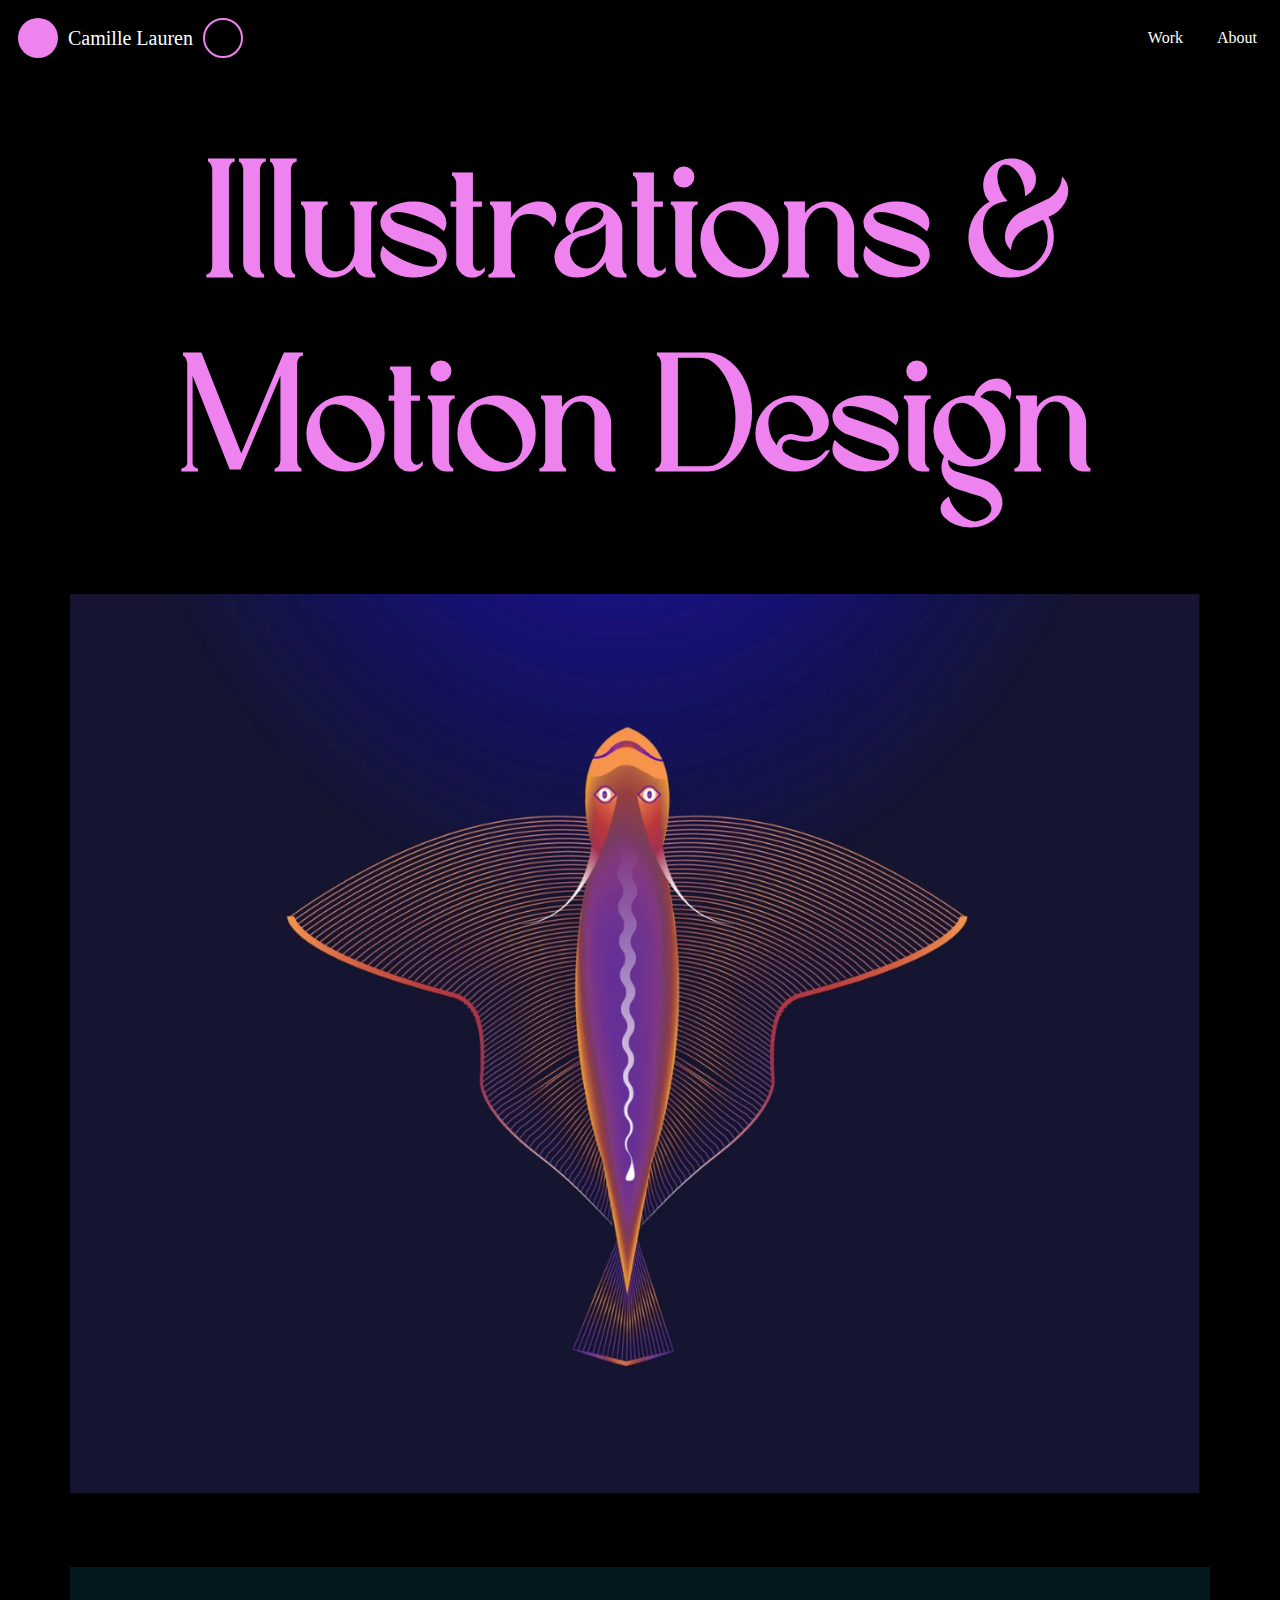
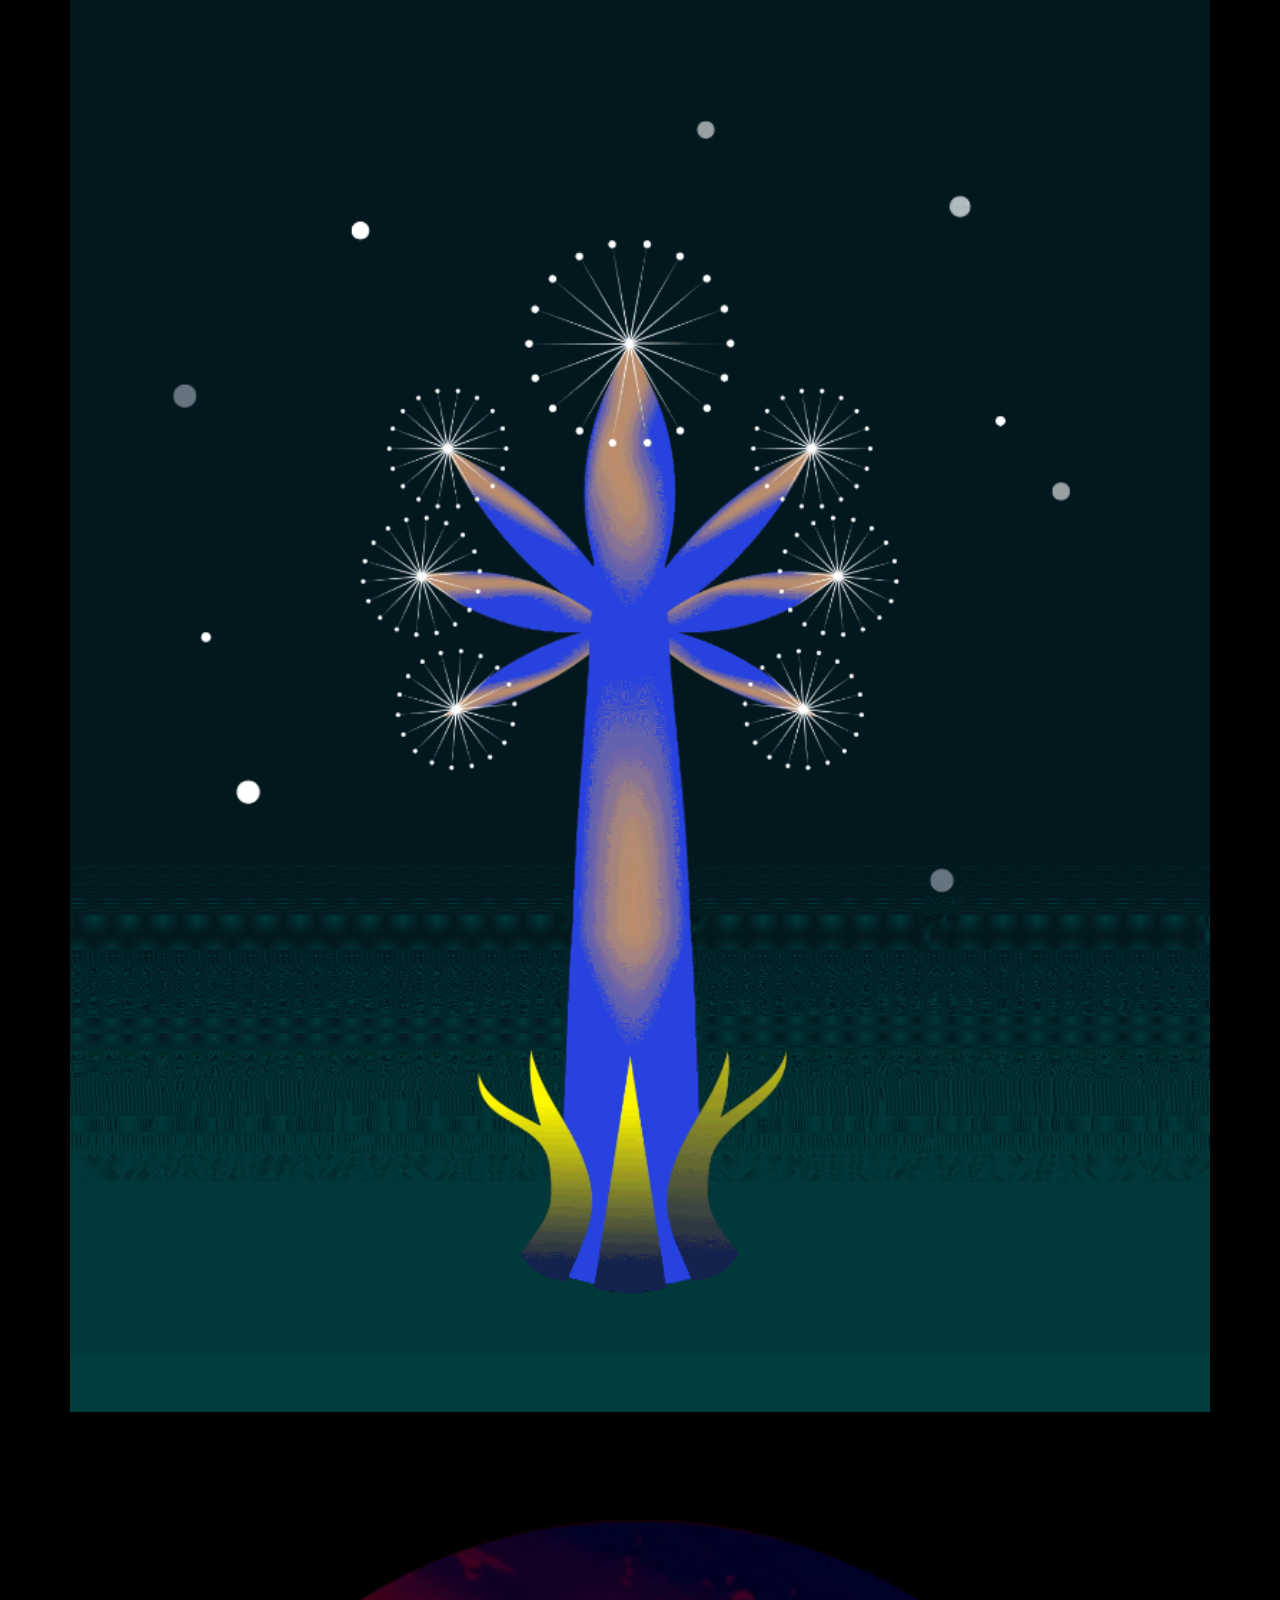
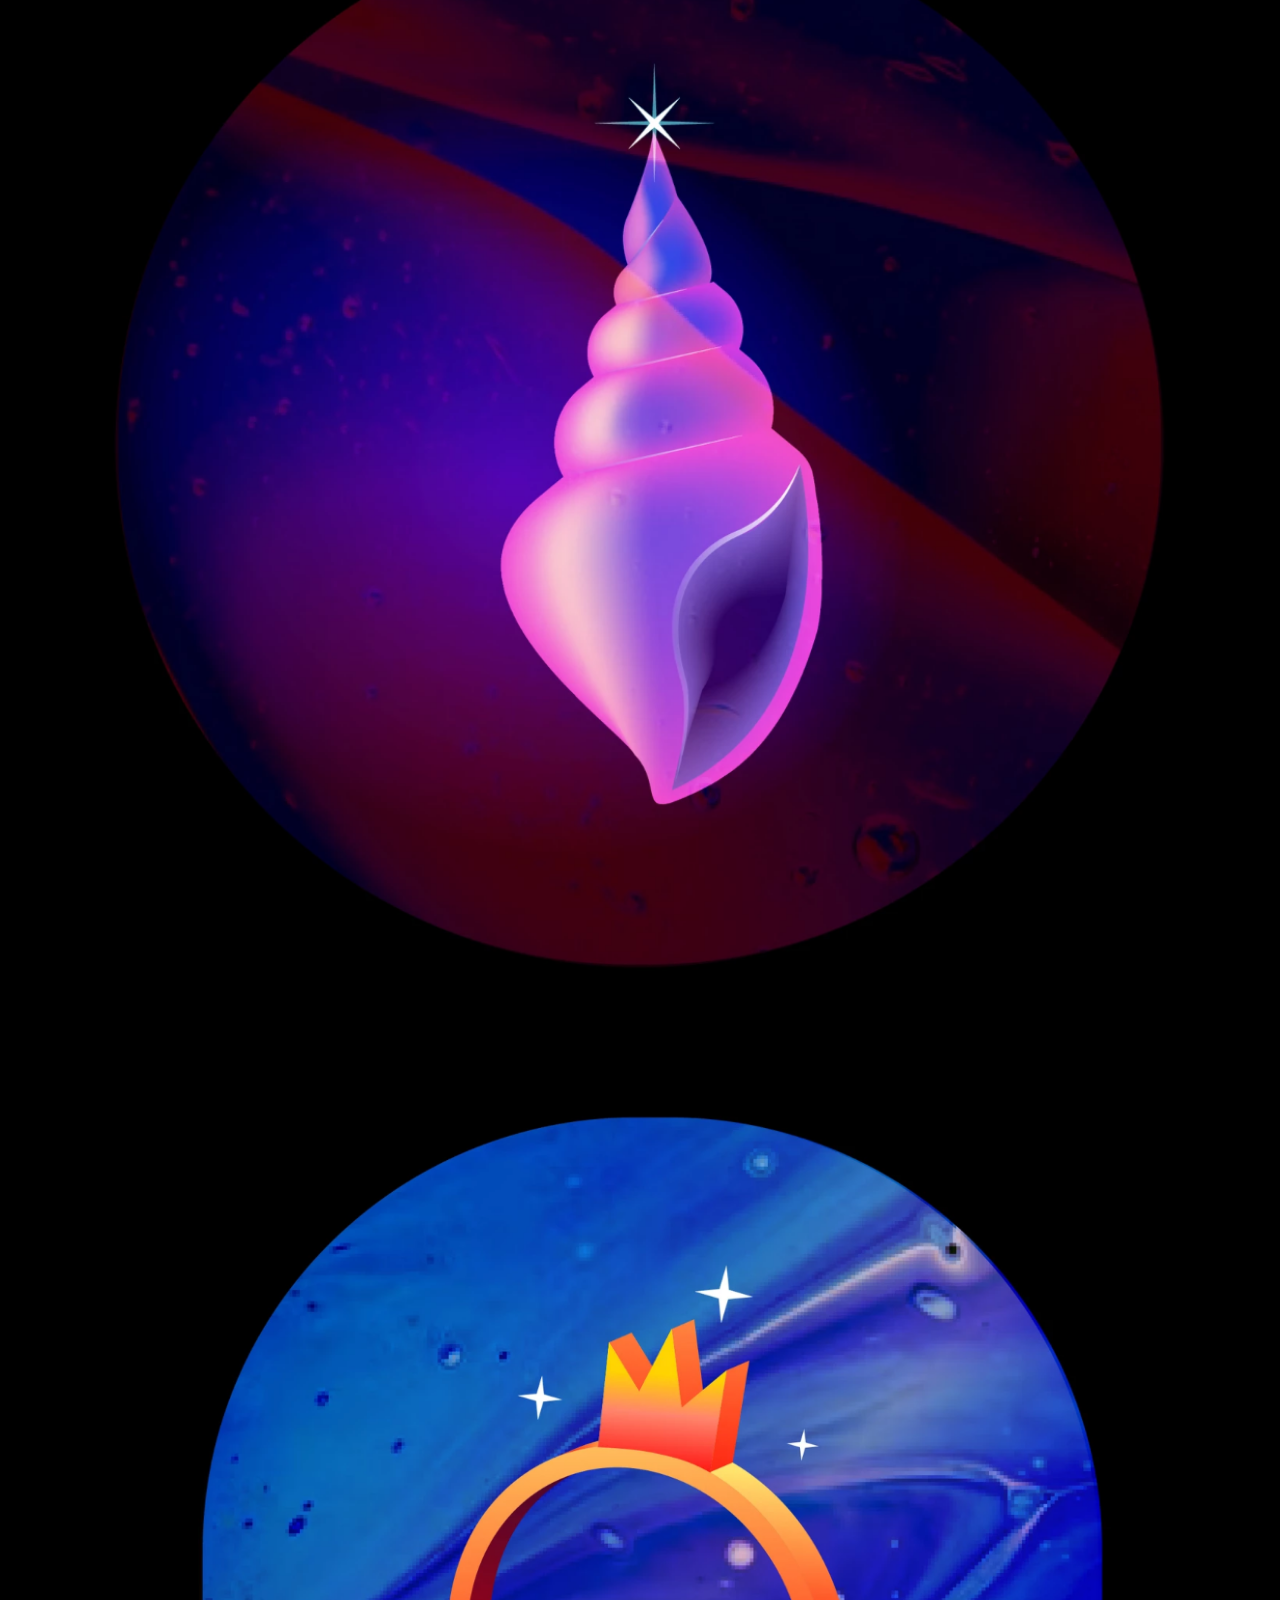
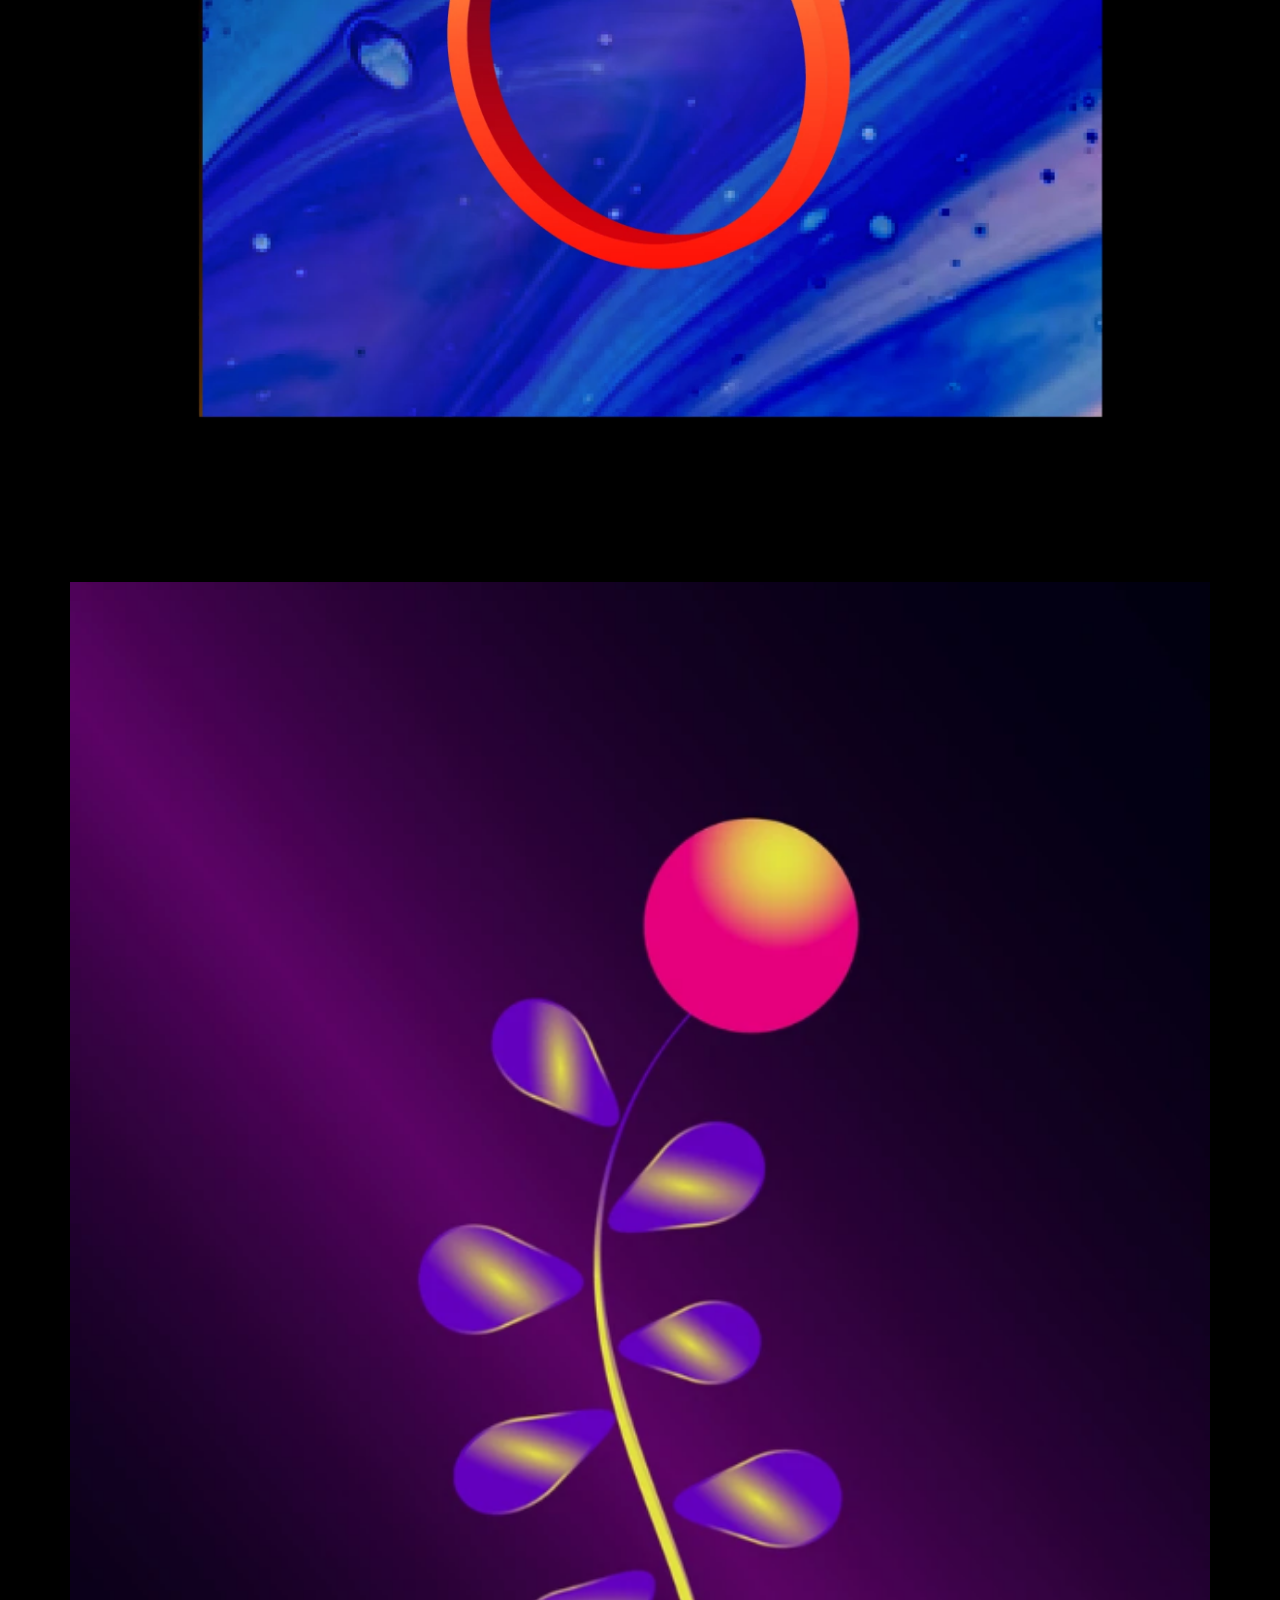
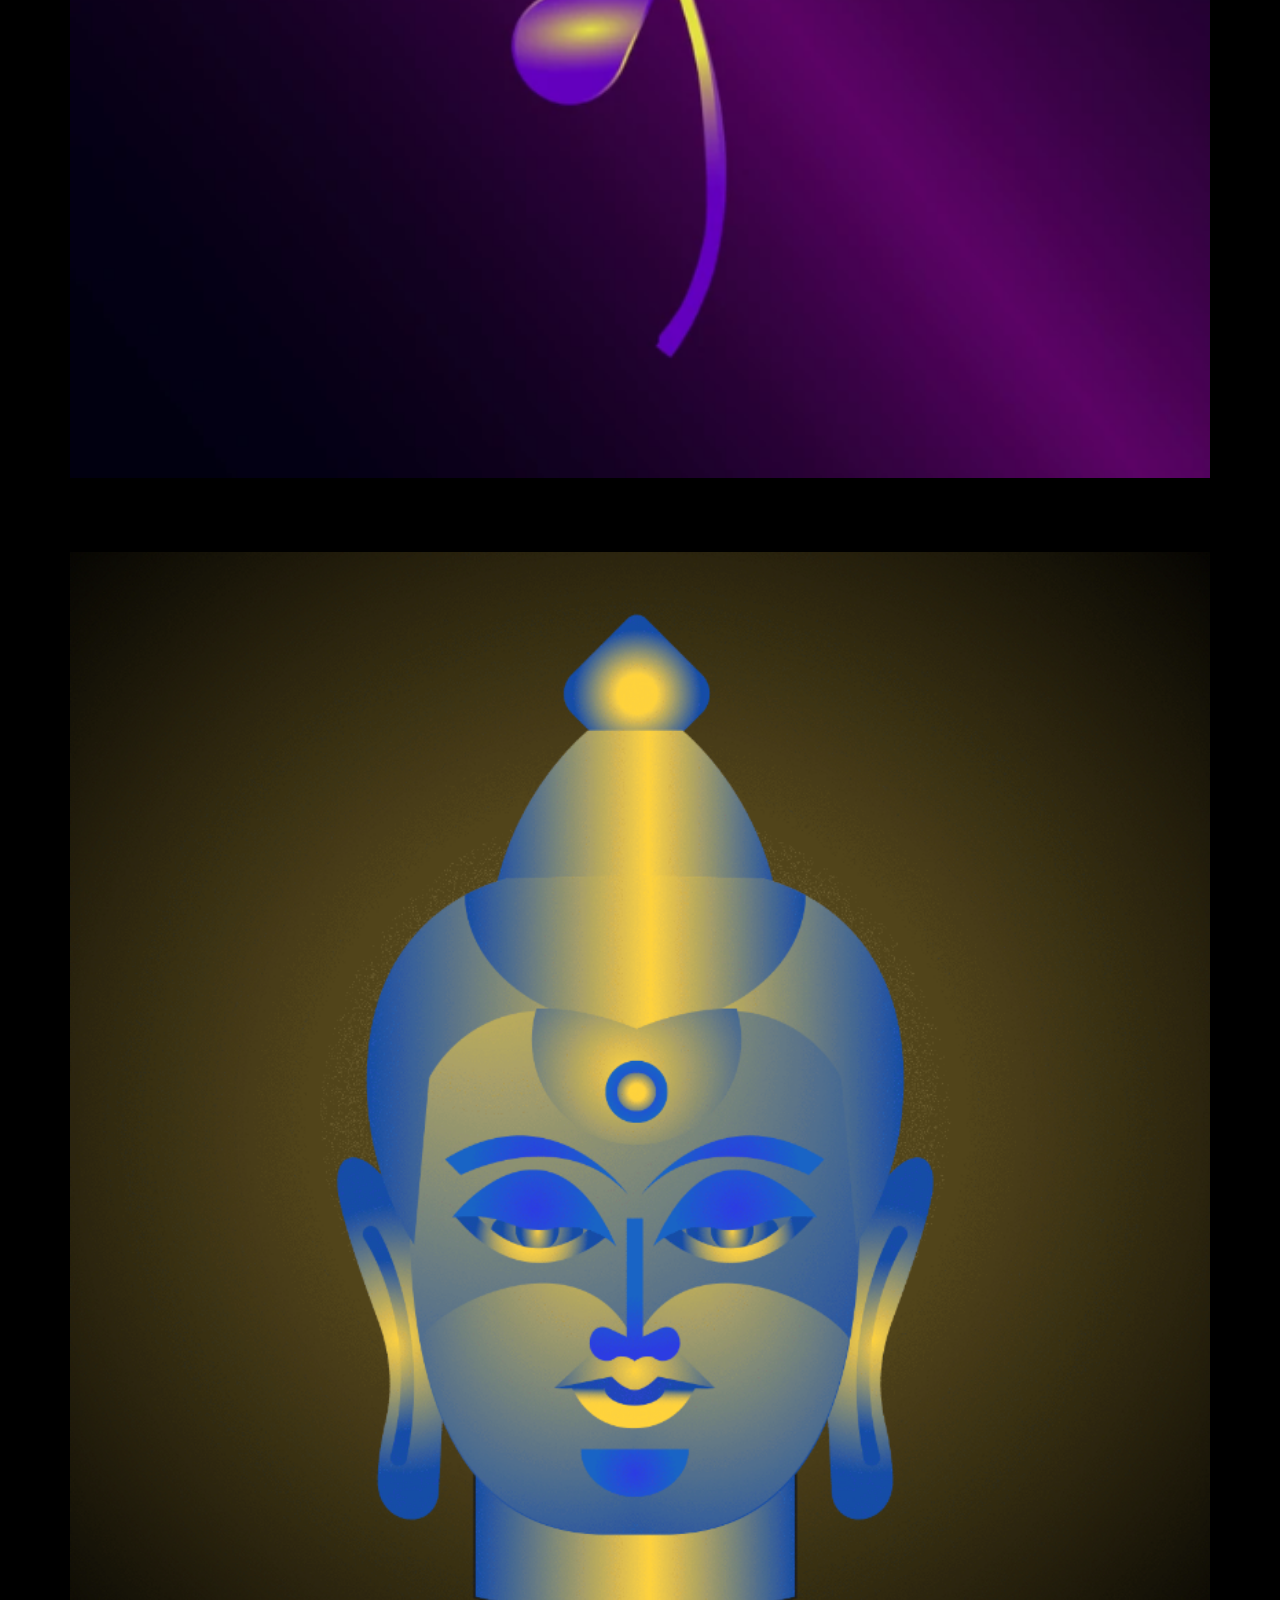
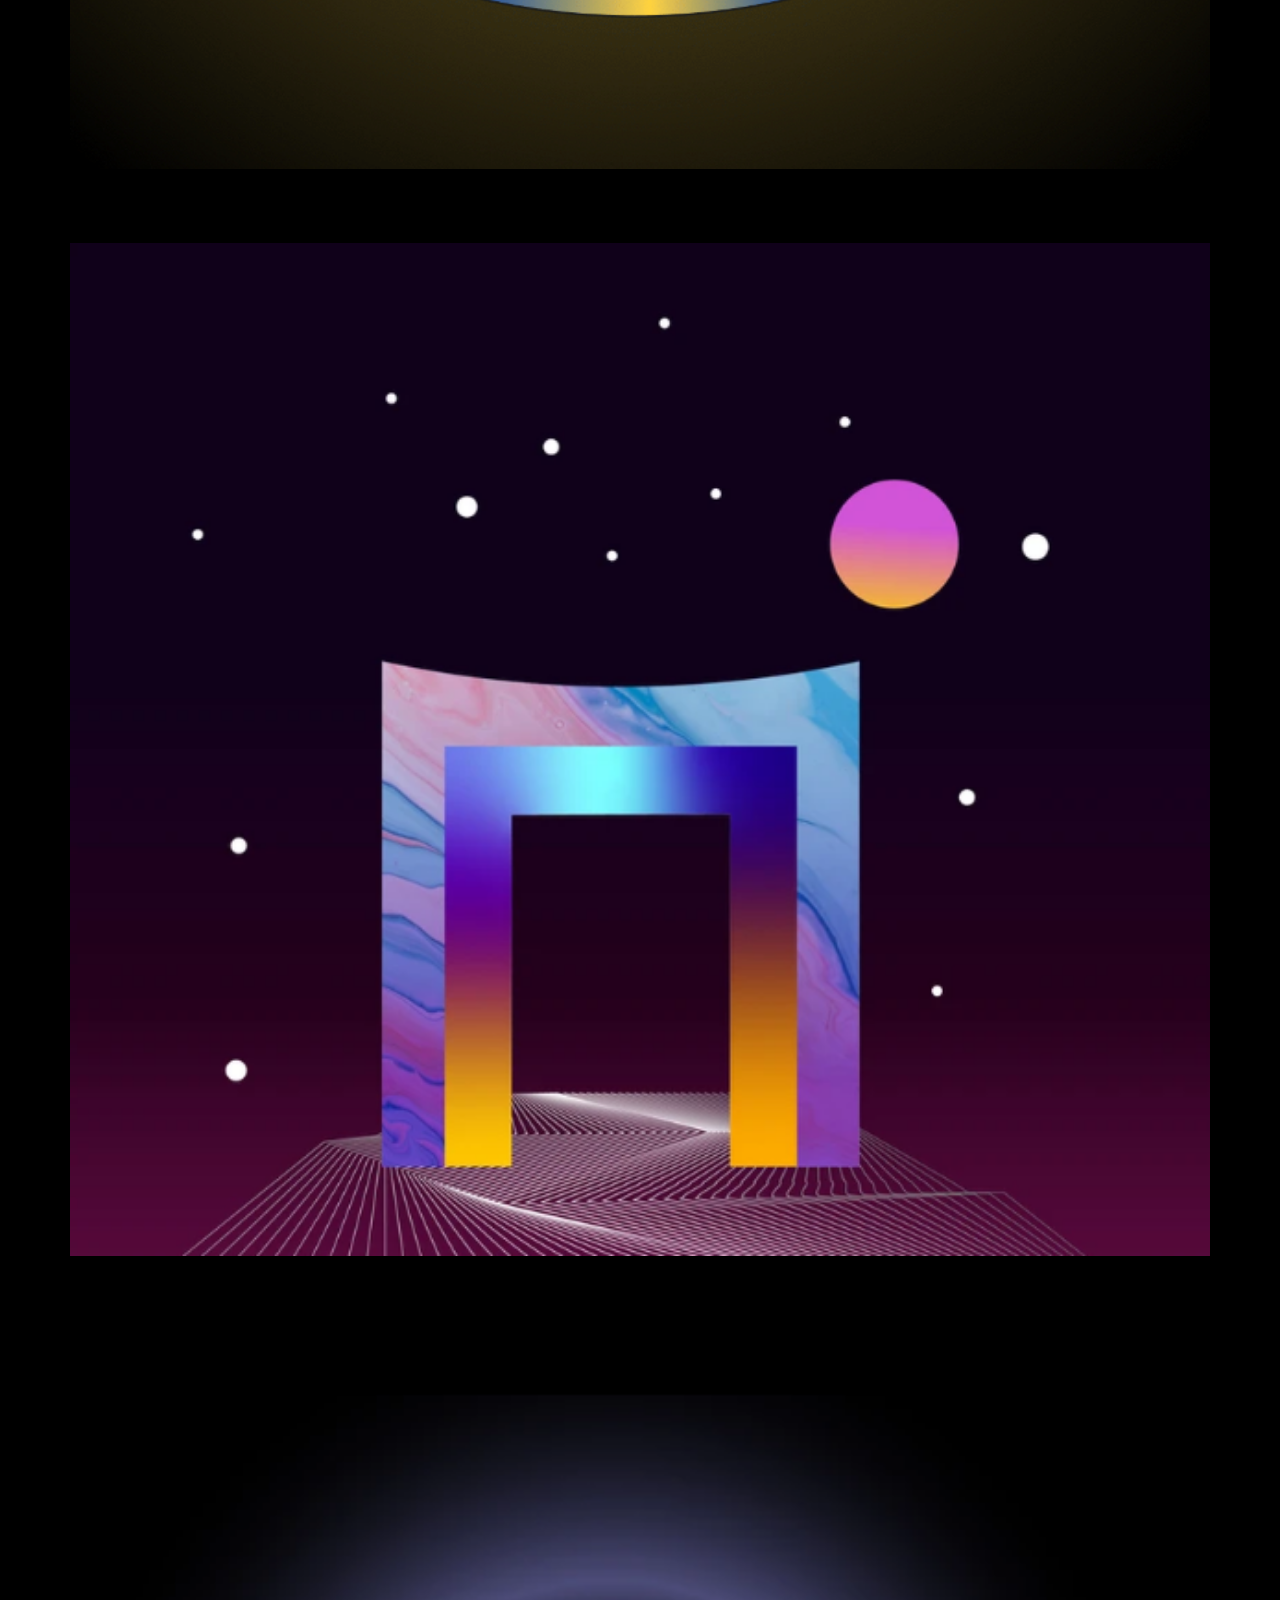
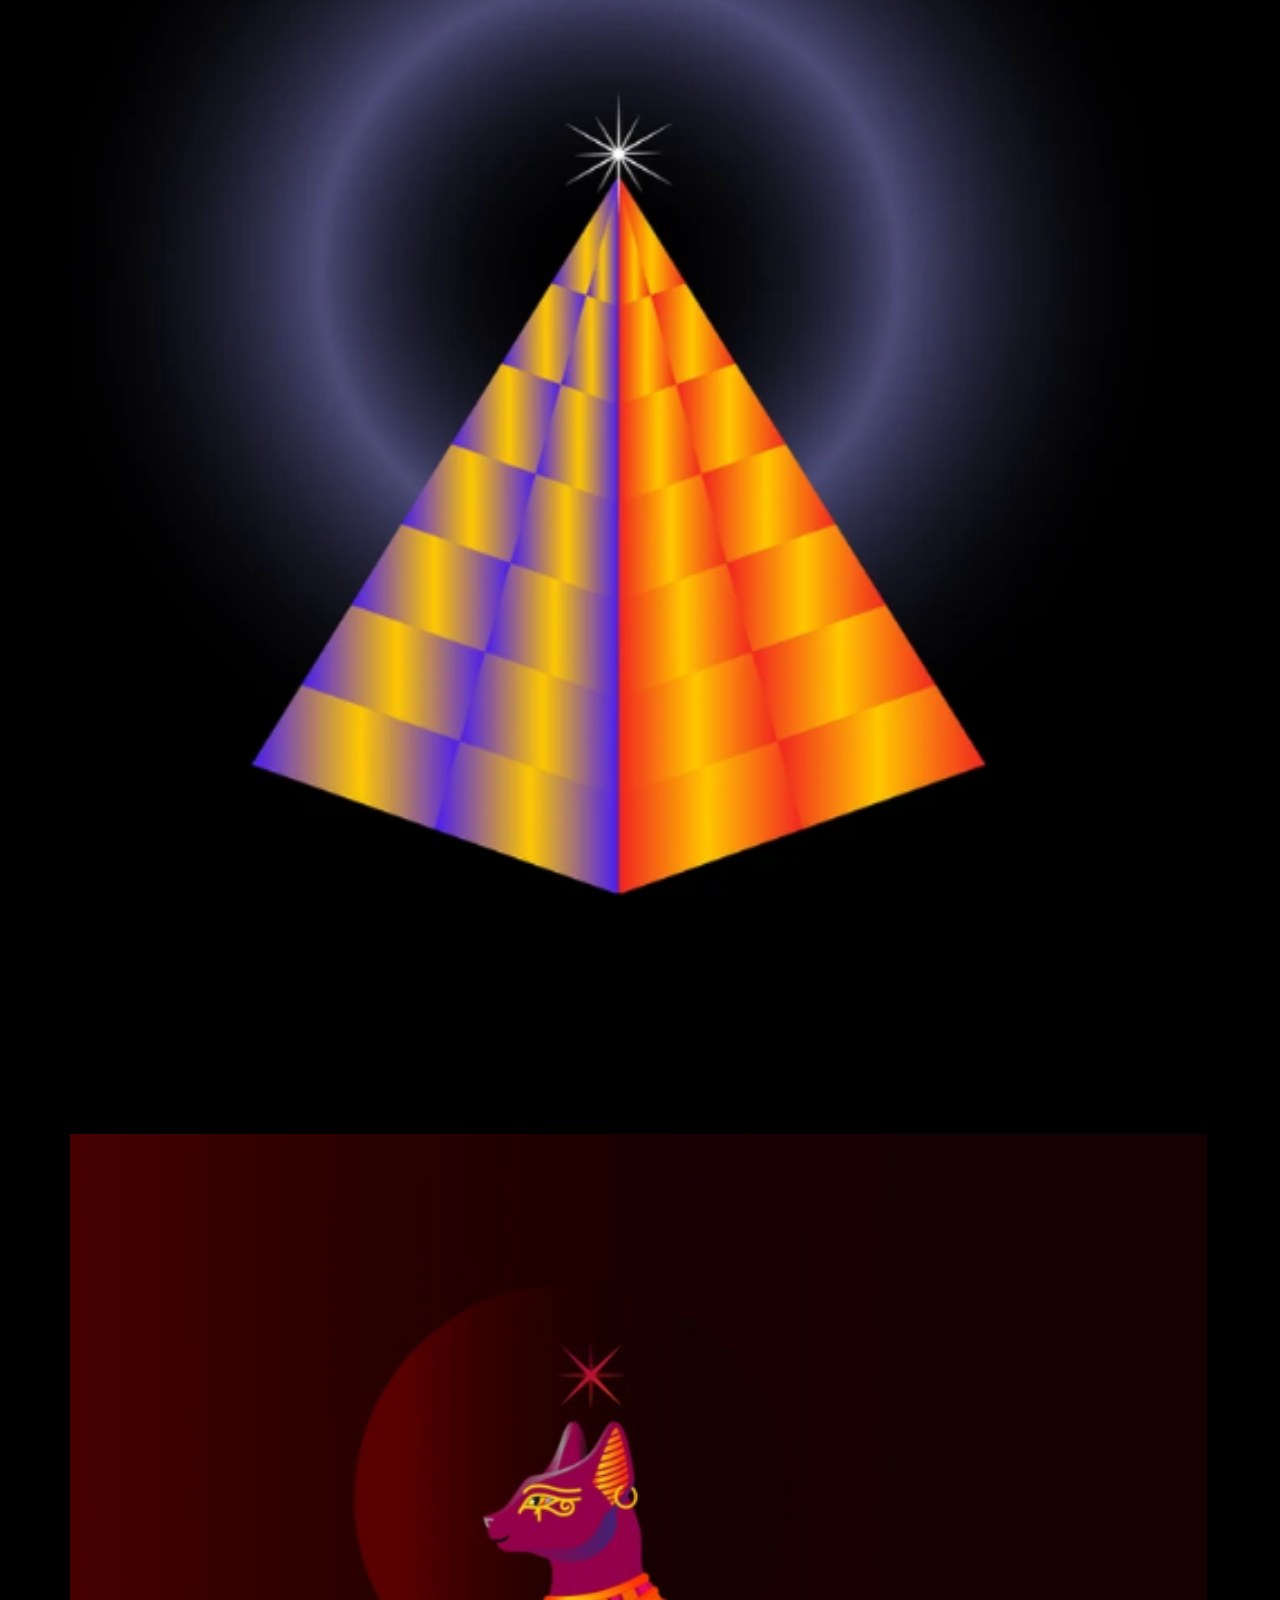
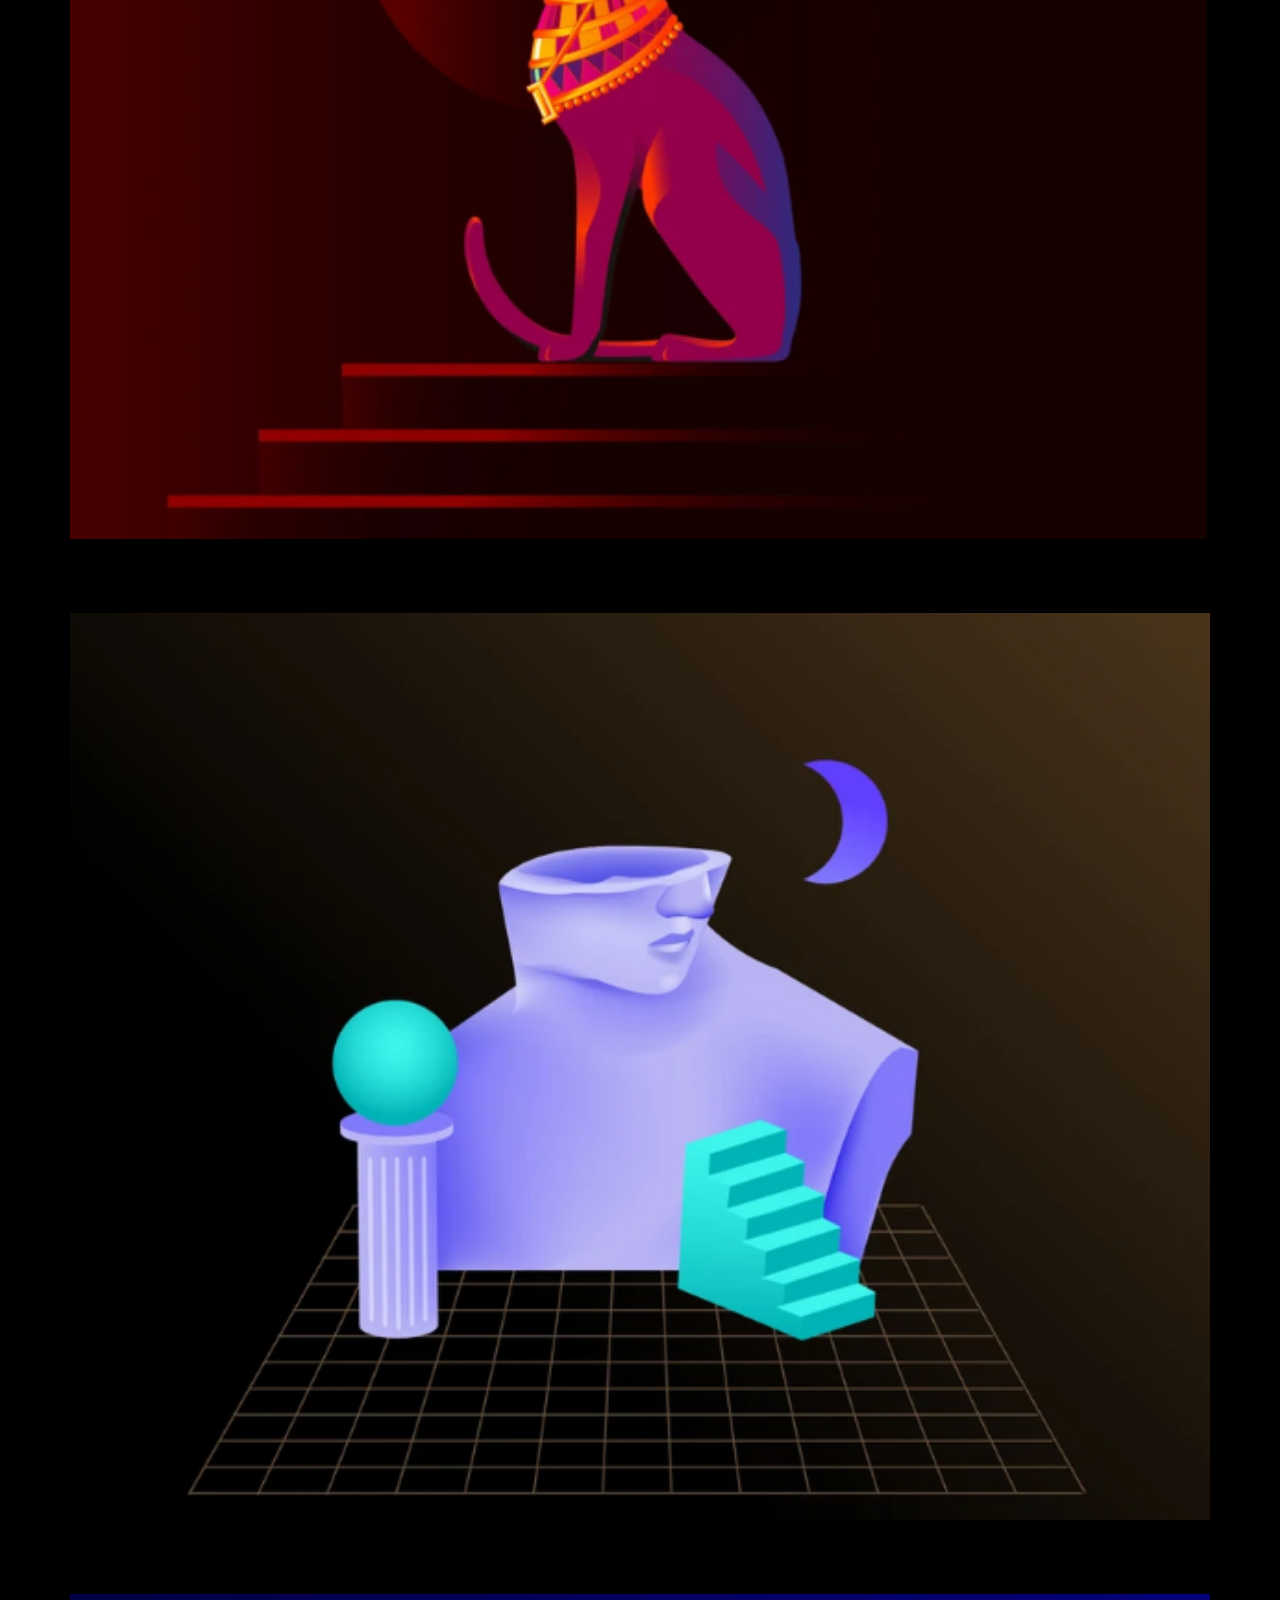
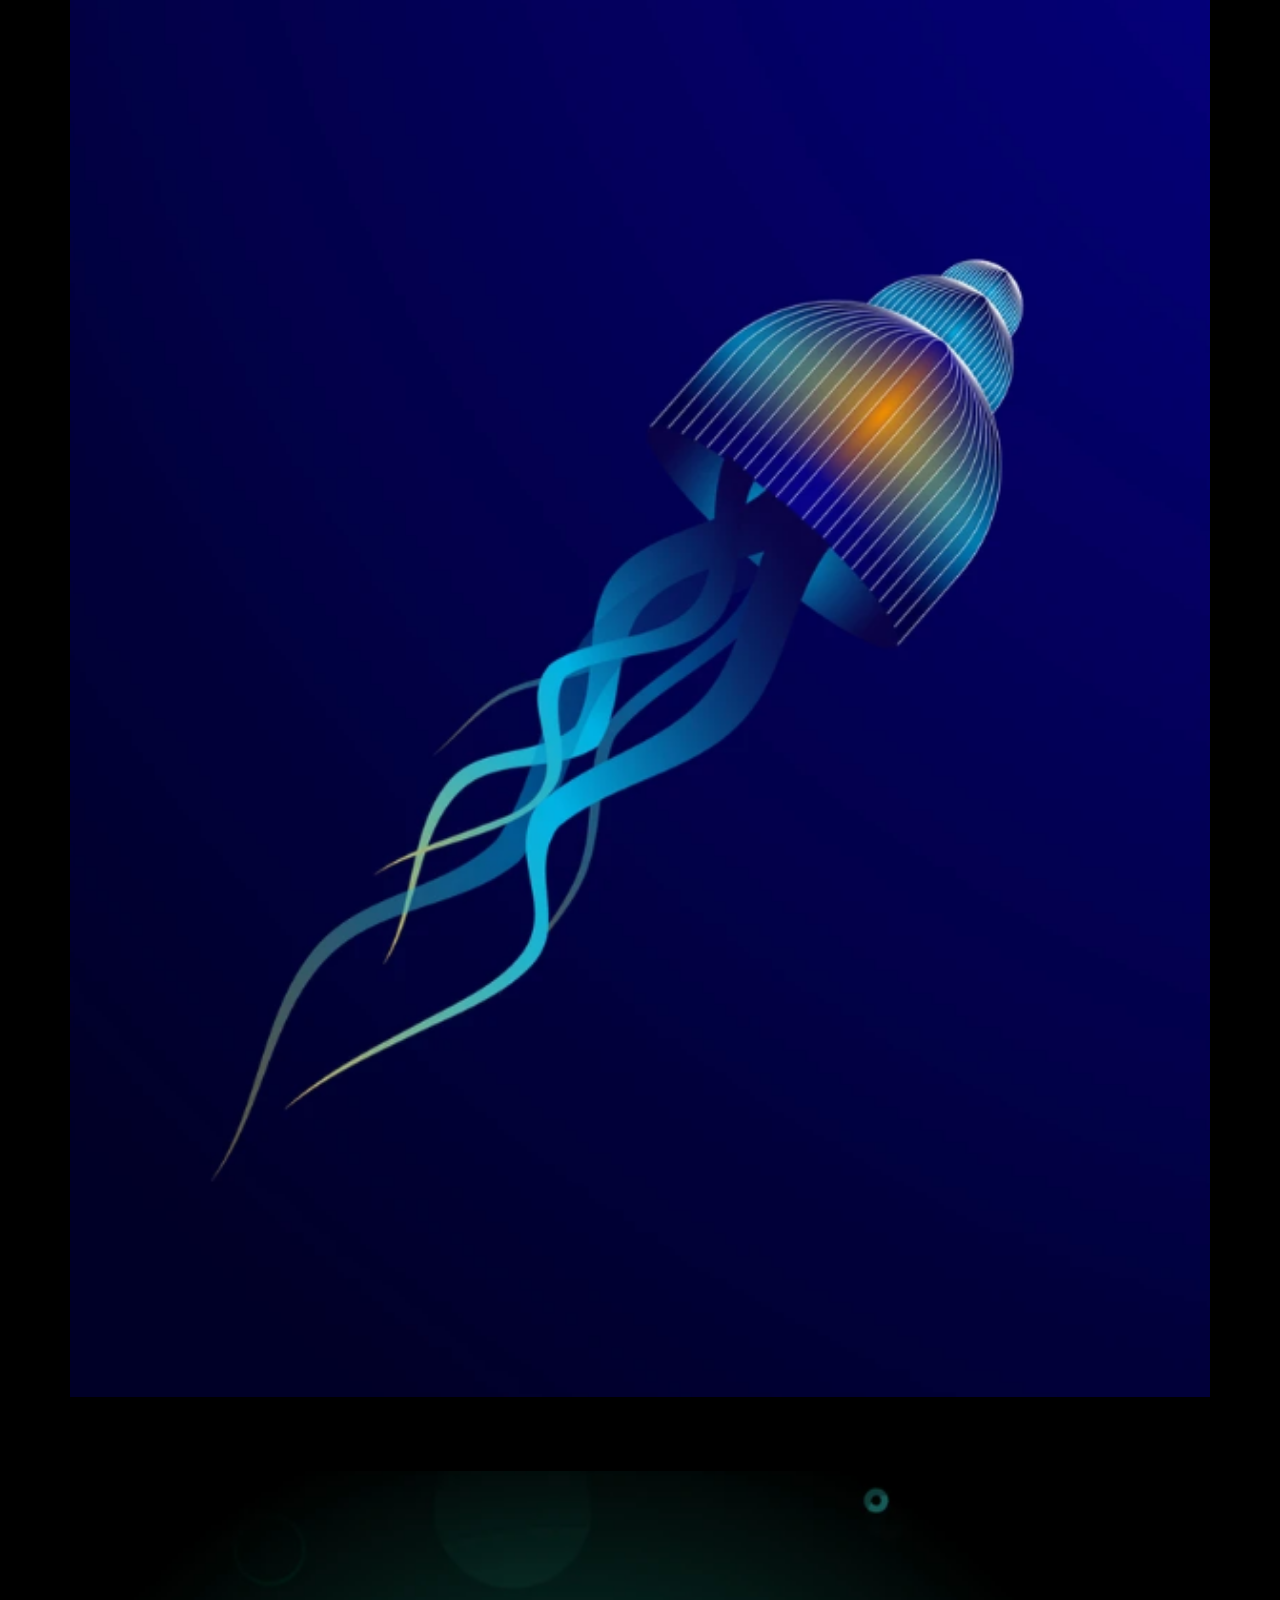
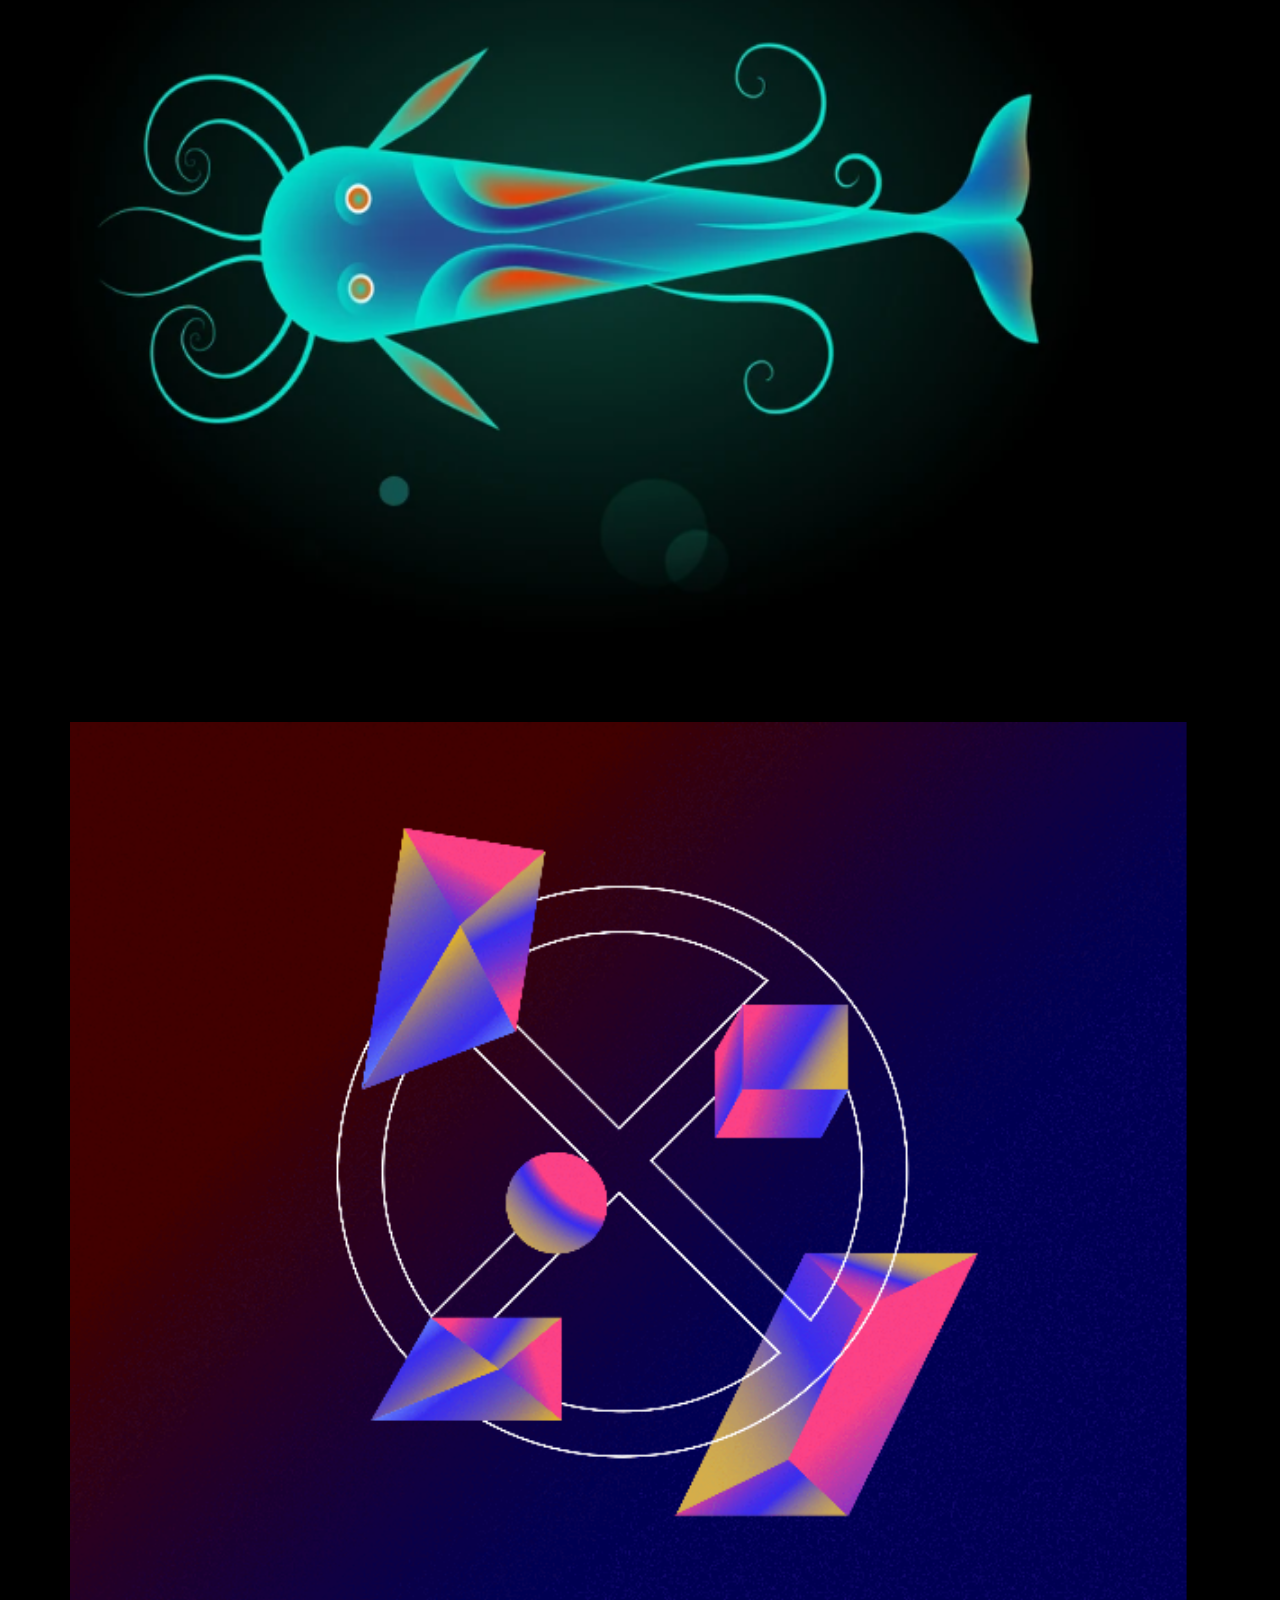
<file: index.html>
<!DOCTYPE html>
<html lang="en">

<head>
    <meta charset="UTF-8">
    <meta http-equiv="X-UA-Compatible" content="IE=edge">
    <meta name="viewport" content="width=device-width, initial-scale=1.0">
    <title>Illustrations</title>
    <!-- CSS only -->
    <link href="https://cdn.jsdelivr.net/npm/bootstrap@5.2.2/dist/css/bootstrap.min.css" rel="stylesheet"
        integrity="sha384-Zenh87qX5JnK2Jl0vWa8Ck2rdkQ2Bzep5IDxbcnCeuOxjzrPF/et3URy9Bv1WTRi" crossorigin="anonymous">
    <!-- JavaScript Bundle with Popper -->
    <script src="https://cdn.jsdelivr.net/npm/bootstrap@5.2.2/dist/js/bootstrap.bundle.min.js"
        integrity="sha384-OERcA2EqjJCMA+/3y+gxIOqMEjwtxJY7qPCqsdltbNJuaOe923+mo//f6V8Qbsw3"
        crossorigin="anonymous"></script>
    <link rel="stylesheet" href="css/global.css">
    <link rel="stylesheet" href="css/style.css">
    <link rel="stylesheet" href="https://cdnjs.cloudflare.com/ajax/libs/font-awesome/6.5.1/css/all.css">
</head>

<body>
    <!-- <HEADER STARTS> -->
    <header>
        <div class="container">
            <div class="item logo">
                <div class="circle"></div>
                <div> Camille Lauren </div>
                <div class="circleb"></div>
            </div>
            <div class="item menu">

                <input type="checkbox" id="openMenu">
                <nav>
                    <ul>
                        <li><a href="index.html">Work</a></li>
                        <li><a href="about.html">About</a></li>

                    </ul>
                </nav>
                <div class="lines">
                    <div class="line"></div>
                    <div class="line"></div>
                    <div class="line"></div>
                </div>
            </div>
        </div>
    </header>
    <!-- <HEADER END> -->
    <!-- <MAIN STARTS> -->

    <main>
        <section class="headline">
            <div class="row">
                <div class="item">
                    <h1>Illustrations & Motion Design</h1>
                </div>
            </div>
        </section>
        <section class="gallery">
            <div class="row">
                <div class="col-12 col-md-4">
                    <div class="item">
                        <div class="image"><img src="images/dzuk.png" alt=""></div>
                    </div>
                </div>
                <div class="col-12 col-md-4">
                    <div class="item">
                        <div class="image "><img src="images/push.png" alt=""></div>
                    </div>
                </div>
                <div class="col-12 col-md-4">
                    <div class="item">
                        <div class="image"><img src="images/xxunj.png" alt=""></div>
                    </div>
                </div>


                <div class="col-12 col-md-4">
                    <div class="item">
                        <div class="image"><img src="images/ring.png" alt=""></div>
                    </div>
                </div>
                <div class="col-12 col-md-4">
                    <div class="item">
                        <div class="image "><img src="images/caxik.png" alt=""></div>
                    </div>
                </div>
                <div class="col-12 col-md-4">
                    <div class="item">
                        <div class="image"><img src="images/budda.png" alt=""></div>
                    </div>
                </div>

                <div class="col-12 col-md-4">
                    <div class="item">
                        <div class="image"><img src="images/kamar.png" alt=""></div>
                    </div>
                </div>
                <div class="col-12 col-md-4">
                    <div class="item">
                        <div class="image "><img src="images/burg.png" alt=""></div>
                    </div>
                </div>
                <div class="col-12 col-md-4">
                    <div class="item">
                        <div class="image"><img src="images/piso.png" alt=""></div>
                    </div>
                </div>

                <div class="col-12 col-md-4">
                    <div class="item">
                        <div class="image"><img src="images/kisandri.png" alt=""></div>
                    </div>
                </div>
                <div class="col-12 col-md-4">
                    <div class="item">
                        <div class="image"><img src="images/medzua.png" alt=""></div>
                    </div>
                </div>
                <div class="col-12 col-md-4">
                    <div class="item">
                        <div class="image"><img src="images/rak.png" alt=""></div>
                    </div>
                </div>


                <div class="col-12 col-md-4">
                    <div class="item">
                        <div class="image"><img src="images/tarer.png" alt=""></div>
                    </div>
                </div>
                <div class="col-12 col-md-4">
                    <div class="item">
                        <div class="image"><img src="images/achq.png" alt=""></div>
                    </div>
                </div>
                <div class="col-12 col-md-4">
                    <div class="item">
                        <div class="image"><img src="images/dzerqer.png" alt=""></div>
                    </div>
                </div>

            </div>
        </section>
    </main>

</body>

</html>
</file>
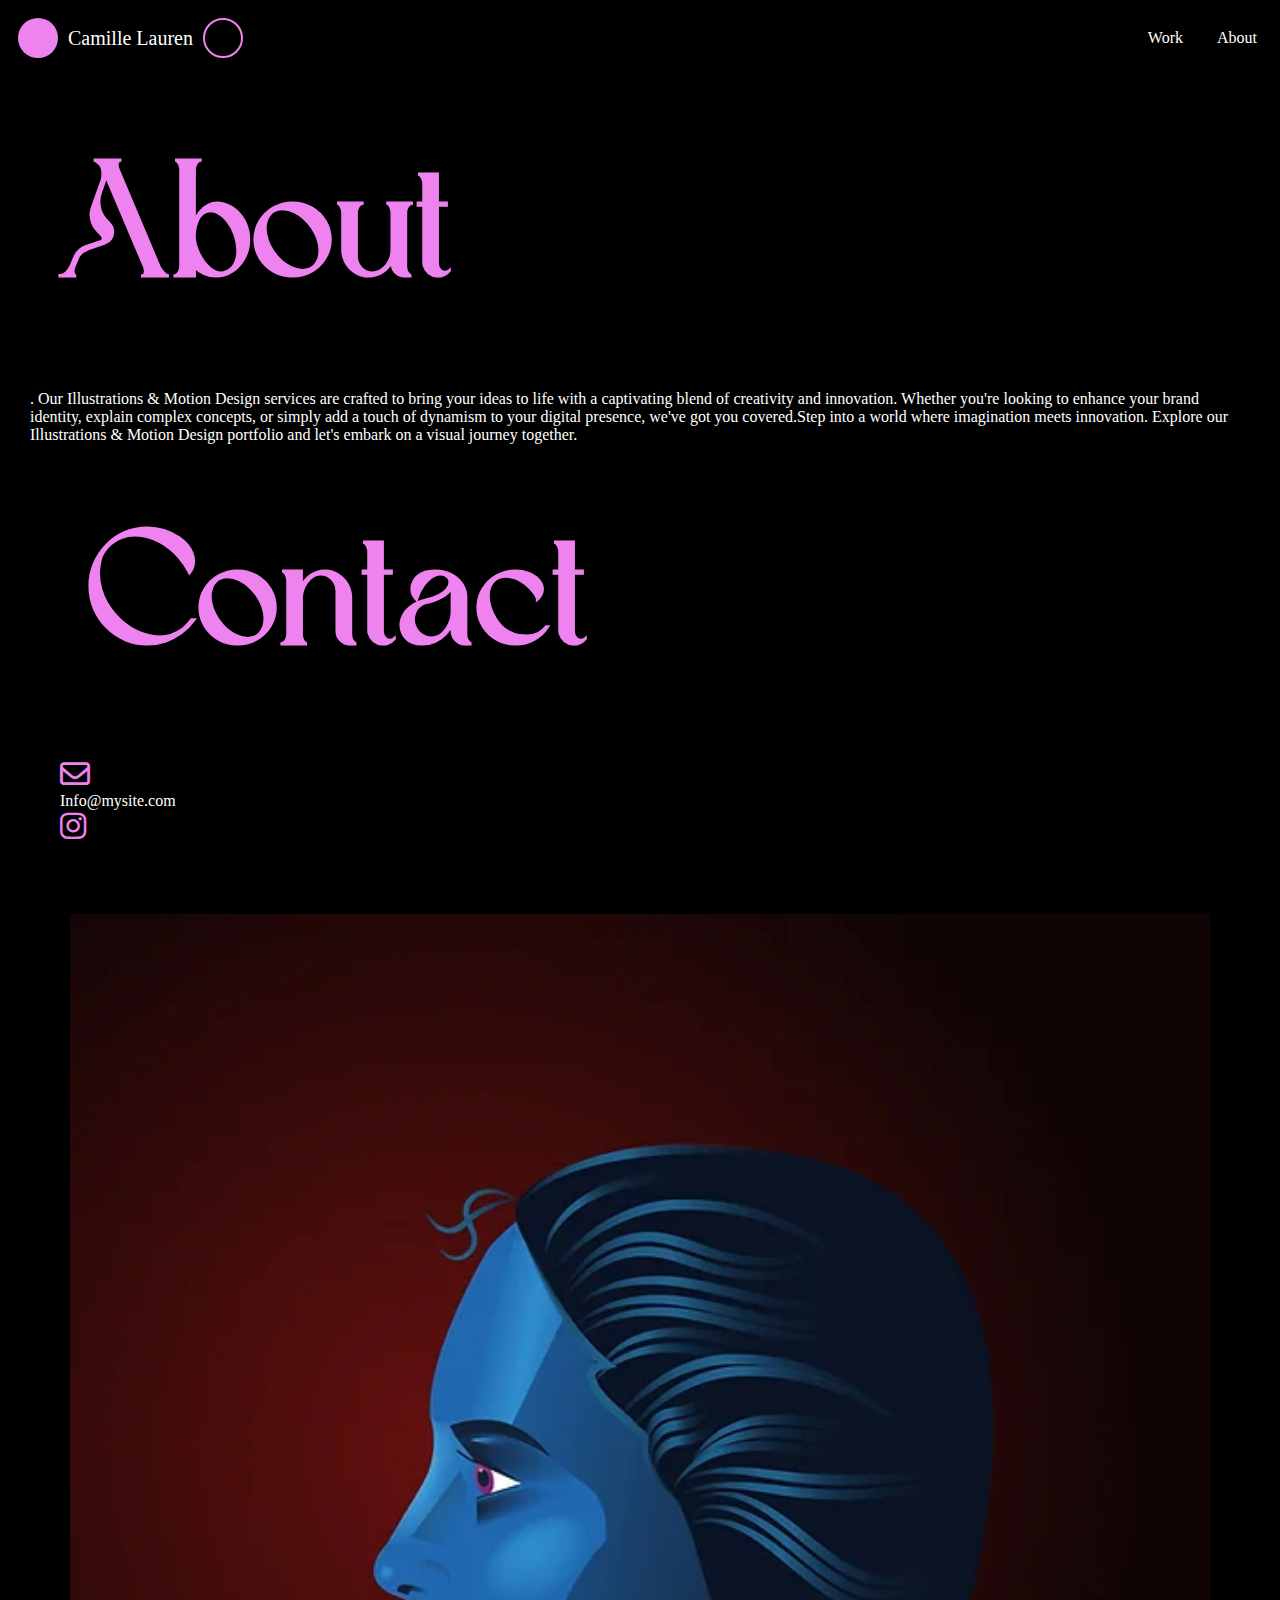
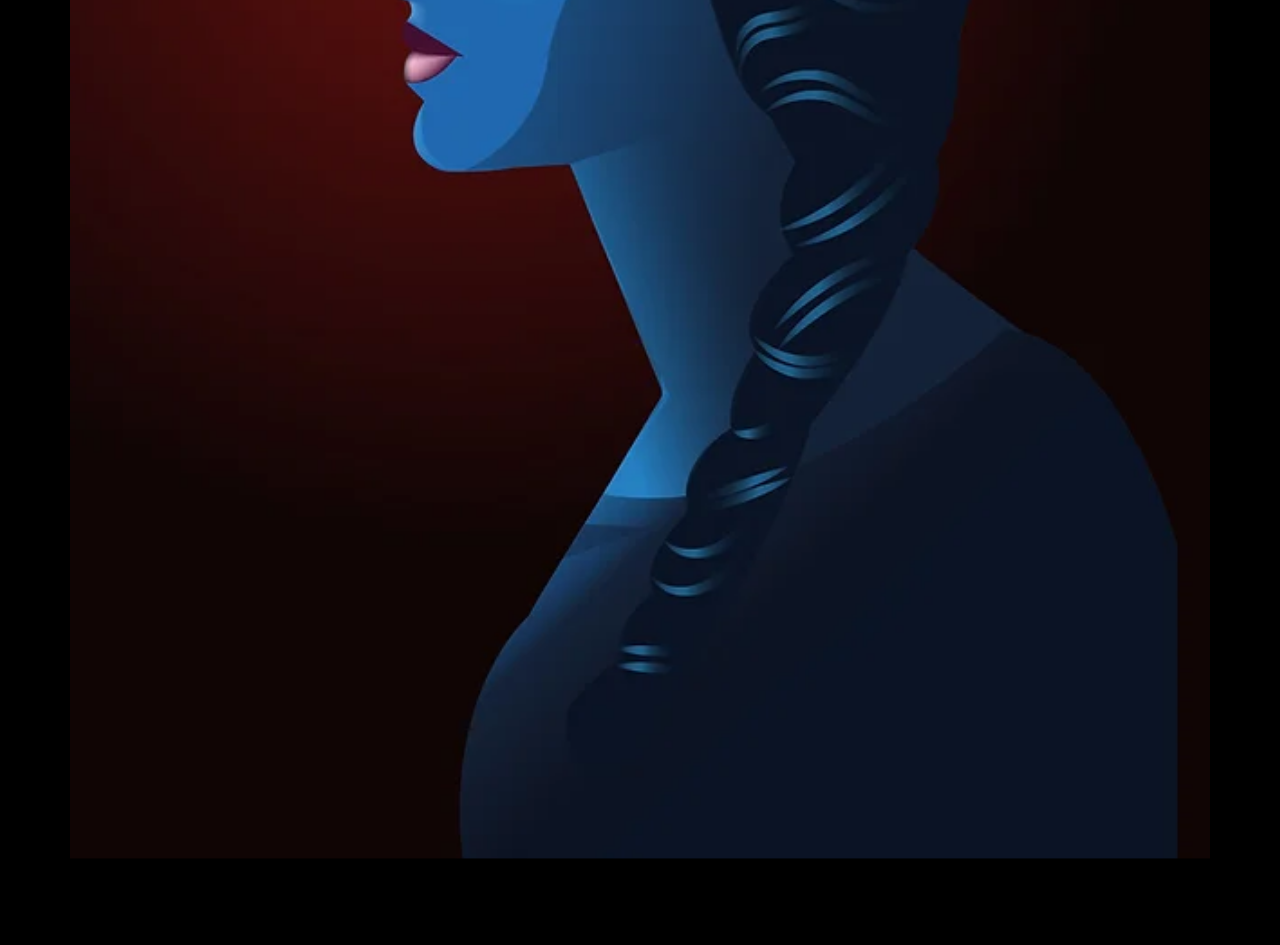
<file: about.html>
<!DOCTYPE html>
<html lang="en">

<head>
    <meta charset="UTF-8">
    <meta http-equiv="X-UA-Compatible" content="IE=edge">
    <meta name="viewport" content="width=device-width, initial-scale=1.0">
    <title>Illustrations</title>
    <!-- CSS only -->
    <link href="https://cdn.jsdelivr.net/npm/bootstrap@5.2.2/dist/css/bootstrap.min.css" rel="stylesheet"
        integrity="sha384-Zenh87qX5JnK2Jl0vWa8Ck2rdkQ2Bzep5IDxbcnCeuOxjzrPF/et3URy9Bv1WTRi" crossorigin="anonymous">
    <!-- JavaScript Bundle with Popper -->
    <script src="https://cdn.jsdelivr.net/npm/bootstrap@5.2.2/dist/js/bootstrap.bundle.min.js"
        integrity="sha384-OERcA2EqjJCMA+/3y+gxIOqMEjwtxJY7qPCqsdltbNJuaOe923+mo//f6V8Qbsw3"
        crossorigin="anonymous"></script>
    <link rel="stylesheet" href="css/global.css">
    <link rel="stylesheet" href="css/style.css">
    <link rel="stylesheet" href="https://cdnjs.cloudflare.com/ajax/libs/font-awesome/6.5.1/css/all.css">
</head>

<body>
    <!-- <HEADER STARTS> -->
    <header>
        <div class="container">
            <div class="item logo">
                <div class="circle"></div>
                <div> Camille Lauren </div>
                <div class="circleb"></div>
            </div>
            <div class="item menu">

                <input type="checkbox" id="openMenu">
                <nav>
                    <ul>
                        <li><a href="index.html">Work</a></li>
                        <li><a href="about.html">About</a></li>

                    </ul>
                </nav>
                <div class="lines">
                    <div class="line"></div>
                    <div class="line"></div>
                    <div class="line"></div>
                </div>
            </div>
        </div>
    </header>
    <!-- <HEADER END> -->
    <!-- <MAIN STARTS> -->
    <main>
        <section class="gallery">
            <div class="container">
                <div class="row">
                    <div class="col-12 col-md-4">
                        <div class="item">
                            <div class="hd">
                                <h1>About</h1>
                            </div>
                        </div>
                    </div>
                    <div class="col-12 col-md-4">
                        <div class="item">
                            <div class="text">
                                . Our Illustrations & Motion Design services are crafted to bring your ideas to life
                                with a captivating blend of creativity and innovation. Whether you're looking to enhance
                                your brand identity, explain complex concepts, or simply add a touch of dynamism to your
                                digital presence, we've got you covered.Step into a world where imagination meets
                                innovation. Explore our Illustrations & Motion Design portfolio and let's embark on a
                                visual journey together.
                                <div class="hd">
                                    <h1> Contact</h1>
                                </div>
                                <div class="text">
                                    <div class="icon"> <i class="fa-regular fa-envelope"></i></div> Info@mysite.com
                                    <div class="icon"> <a href="https://www.instagram.com" target="_blank"><i
                                                class="fa-brands fa-instagram"></i></a></div>
                                </div>
                            </div>
                        </div>
                    </div>
                    <div class="col-12 col-md-4">
                        <div class="item">
                            <div class="image"><img src="images/axjik.png" alt=""></div>
                        </div>
                    </div>
                </div>
        </section>
    </main>
</body>

</html>
</file>
<file: css/global.css>
* {
    margin: 0;
    padding: 0;
    object-fit: cover;
    box-sizing: border-box;
    cursor: pointer;
}

img {
    width: 100%;
    height: 100%;
    object-fit: cover;
}

body {
    background-color: black;
}

@font-face {
    font-family: demo;
    src: url(../fonts/Scoth\ Brace\ -\ Demo.ttf);
}

/* About menu responsive */

.menu {
    width: 70%;
    text-align: right;
}

header nav li {
    display: inline-block;
}

#openMenu {
    display: none;
}

.lines {
    width: 50px;
    height: 30px;
    display: flex;
    flex-direction: column;
    justify-content: space-between;
    display: none;
}

.line {
    width: 100%;
    height: 2px;
    background-color: violet;
}

header {
    background-color: black;
    color: white;
    padding: 8px;
    width: 100%;
}

header a {
    color: white;
    text-decoration: none;
    display: block;
    padding: 15px;
}

header li {
    color: white;
}

@media all and (max-width: 480px) {
    nav {
        width: 0;
        position: absolute;
        top: 38px;
        background-color: black;
        right: -20px;
        text-align: left;
        transition: all .5s linear;
        overflow: hidden;
        color: black;
        z-index: 2;
    }

    header nav li {
        display: block;
        color: black;
    }

    .lines {
        display: flex;
        position: absolute;
        right: 10px;
        top: 0;
    }

    #openMenu {
        display: block;
        width: 50px;
        height: 30px;
        position: absolute;
        right: 10px;
        top: 0;
        z-index: 2;
        opacity: 0;
        color: black;


    }

    .line {
        transition: all .5s linear;
    }

    #openMenu:checked+nav {
        width: 80vw;
    }

    #openMenu:checked~.lines .line:nth-child(1) {
        transform: rotate(34deg);
        transform-origin: left;
    }

    #openMenu:checked~.lines .line:nth-child(2) {
        opacity: 0;
    }

    #openMenu:checked~.lines .line:nth-child(3) {
        transform: rotate(-34deg);
        transform-origin: left;
    }
}

header a:hover {

    color: violet;
}
/* About menu responsive */
</file>
<file: css/style.css>
.container {
    display: flex;
    justify-content: space-between;
    align-items: center;
    position: relative;
}

.logo {
    font-size: 20px;
}

.logo i {
    color: violet;
}



.circle {
    width: 40px;
    height: 40px;
    background-color: violet;
    overflow: hidden;
    border-radius: 50%;
    margin: 10px;
}

.logo {
    display: flex;
    text-align: center;
    align-items: center;
}

.circleb {
    width: 40px;
    height: 40px;
    background-color: black;
    border: 2px solid violet;
    overflow: hidden;
    border-radius: 50%;
    margin: 10px;
}

/* <HEADER ENG>  */
/* <MAIN STARTS> */


main .headline {
    font-size: 50px;
    font-family: demo, sans-serif;
    color: violet;
    text-align: center;
    margin: 60px;
}

.item h1{
    transition: all 2s linear;
}
.item h1:hover {
    transform: scale(.8, .8);
}

.gallery .image {
    margin: 70px;
}

.image {
    position: relative;
}

.image::after {
    content: "Illustrations & Motion Design";
    background: rgb(0, 0, 0);
    background: linear-gradient(90deg, rgba(0, 0, 0, 1) 50%, rgba(207, 9, 209, 1) 51%, rgba(81, 5, 79, 1) 53%, rgba(38, 3, 35, 1) 54%, rgba(0, 0, 0, 1) 83%);
    font-size: 20px;
    color: white;
    position: absolute;
    overflow: hidden;
    display: flex;
    justify-content: center;
    align-items: center;
    transition: all 2s linear;
    right: 0;
    bottom: 0;
    width: 100%;
    height: 0%;
}
.gallery .row{width: 100%;}
.image:hover::after {
    width: 100%;
    height: 100%;
}
.hd{font-size: 50px;
    font-family: demo, sans-serif;
    color: violet;
    text-align:start;
    margin: 60px;}
    .text{color: white;
    margin: 50px 30px;}
    .icon{font-size: 30px;color: violet;
        a{
            color: violet
        }
    }
</file>
